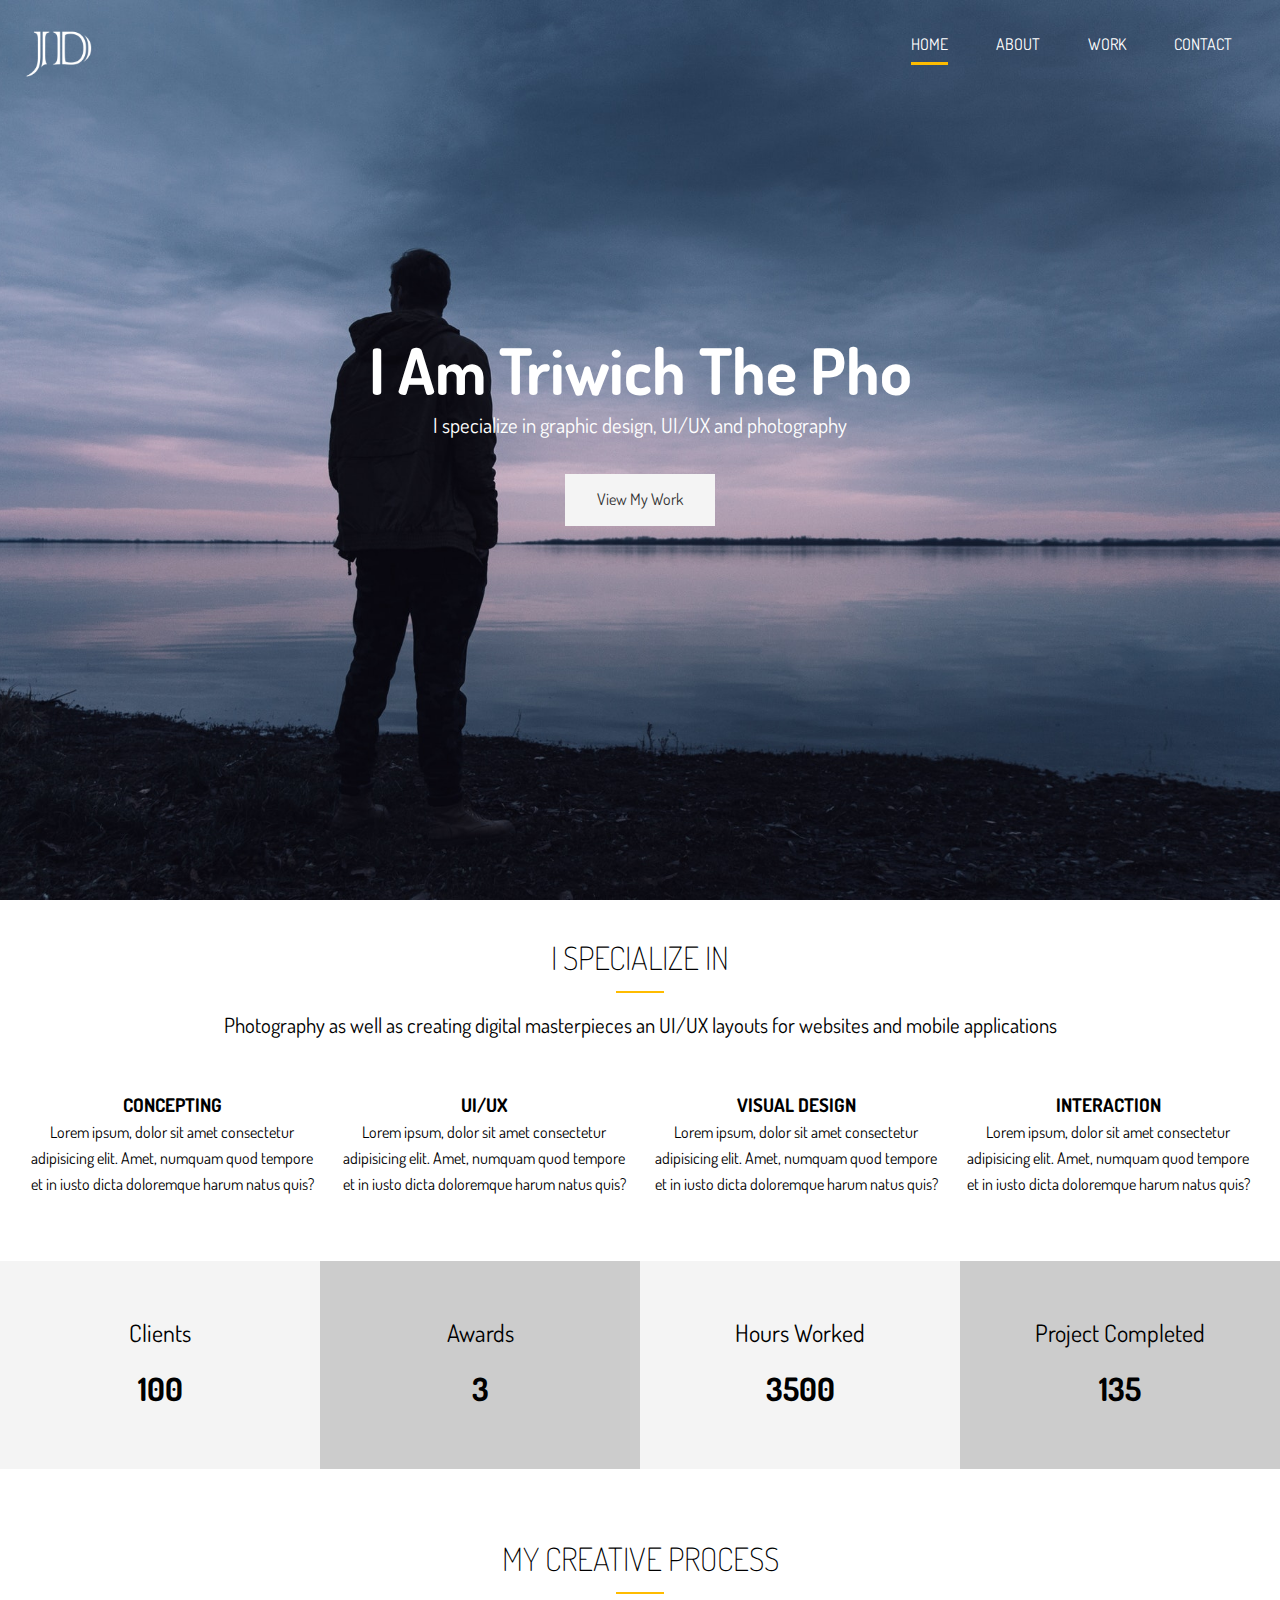
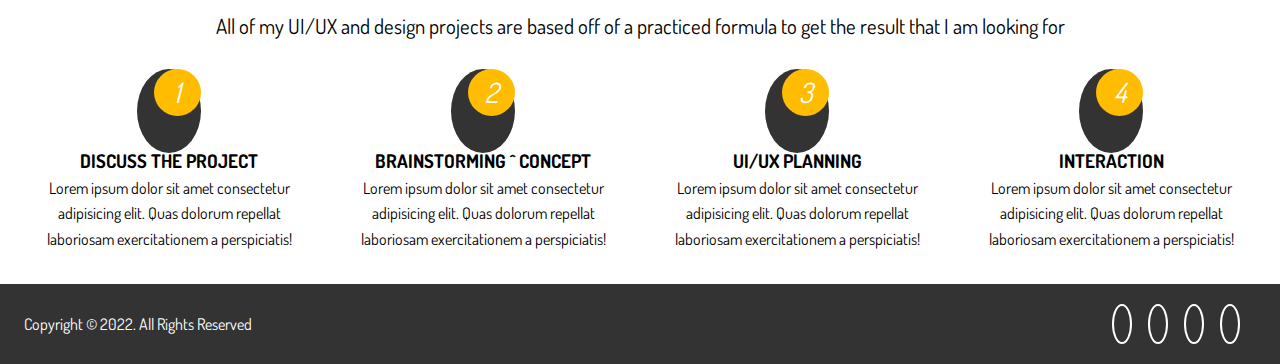
<file: index.html>
<!DOCTYPE html>
<html lang="en">

<head>
  <meta charset="UTF-8">
  <meta http-equiv="X-UA-Compatible" content="IE=edge">
  <meta name="viewport" content="width=device-width, initial-scale=1.0">
  <link rel="stylesheet" href="https://use.fontawesome.com/releases/v5.7.2/css/all.css"
    integrity="sha384-fnmOCqbTlWIlj8LyTjo7mOUStjsKC4pOpQbqyi7RrhN7udi9RwhKkMHpvLbHG9Sr" crossorigin="anonymous" />
  <link href="https://fonts.googleapis.com/css?family=Dosis" rel="stylesheet">
  <link rel="stylesheet" href="css/main.css">
  <title>Triwich Kapincharanont | UI/UX Designer & Photographer</title>
</head>

<body>
  <!-- Header -->
  <header id="header-home">
    <div class="container">
      <nav id="main-nav">
        <img src="img/logo.png" alt="My Portfolio" id="logo">
        <ul>
          <li><a href="index.html" class="current">Home</a></li>
          <li><a href="about.html">About</a></li>
          <li><a href="work.html">Work</a></li>
          <li><a href="contact.html">Contact</a></li>
        </ul>
      </nav>
      <div class="header-content">
        <h1>I Am Triwich The <span class="txt-type" data-wait="3000"
            data-words='["Photographer", "Designer", "UI/UX Dev"]'></span></h1>
        <p class="lead">I specialize in graphic design, UI/UX and photography</p>
        <a href="work.html" class="btn-light">View My Work</a>
      </div>
    </div>
  </header>

  <!-- Section A: Specialize -->
  <section id="home-a" class="text-center py-2">
    <div class="container">
      <h2 class="section-title">I Specialize In</h2>
      <div class="bottom-line"></div>
      <p class="lead">
        Photography as well as creating digital masterpieces an UI/UX layouts for websites and mobile applications
      </p>
      <div class="specials">
        <div>
          <i class="fas fa-file-alt fa-2x"></i>
          <h3>Concepting</h3>
          <p>Lorem ipsum, dolor sit amet consectetur adipisicing elit. Amet, numquam quod tempore et in iusto dicta
            doloremque harum natus quis?</p>
        </div>
        <div>
          <i class="fas fa-desktop fa-2x"></i>
          <h3>UI/UX</h3>
          <p>Lorem ipsum, dolor sit amet consectetur adipisicing elit. Amet, numquam quod tempore et in iusto dicta
            doloremque harum natus quis?</p>
        </div>
        <div>
          <i class="fas fa-object-ungroup fa-2x"></i>
          <h3>Visual Design</h3>
          <p>Lorem ipsum, dolor sit amet consectetur adipisicing elit. Amet, numquam quod tempore et in iusto dicta
            doloremque harum natus quis?</p>
        </div>
        <div>
          <i class="fas fa-thumbs-up fa-2x"></i>
          <h3>Interaction</h3>
          <p>Lorem ipsum, dolor sit amet consectetur adipisicing elit. Amet, numquam quod tempore et in iusto dicta
            doloremque harum natus quis?</p>
        </div>
      </div>
    </div>
  </section>

  <!-- Section B: Stats -->
  <section id="home-b" class="text-center py-2">
    <div class="stats">
      <div>
        <ul>
          <li><i class="fas fa-users fa-3x"></i></li>
          <li class="stats-title">Clients</li>
          <li class="stats-number">100</li>
        </ul>
      </div>
      <div>
        <ul>
          <li><i class="fas fa-award fa-3x"></i></li>
          <li class="stats-title">Awards</li>
          <li class="stats-number">3</li>
        </ul>
      </div>
      <div>
        <ul>
          <li><i class="fas fa-hourglass-start fa-3x"></i></li>
          <li class="stats-title">Hours Worked</li>
          <li class="stats-number">3500</li>
        </ul>
      </div>
      <div>
        <ul>
          <li><i class="fas fa-code-branch fa-3x"></i></li>
          <li class="stats-title">Project Completed</li>
          <li class="stats-number">135</li>
        </ul>
      </div>
    </div>
  </section>

  <!-- Section C: Process -->
  <section id="home-c" class="text-center py-2">
    <div class="container">
      <h2 class="section-title">
        My Creative Process
      </h2>
      <div class="bottom-line"></div>
      <p class="lead">
        All of my UI/UX and design projects are based off of a practiced formula to get the result that I am looking for
      </p>
      <div class="process">
        <div>
          <i class="fas fa-file-alt fa-4x process-icon my-2">
            <div class="process-step">1</div>
          </i>
          <h3>Discuss The Project</h3>
          <p>Lorem ipsum dolor sit amet consectetur adipisicing elit. Quas dolorum repellat laboriosam exercitationem a
            perspiciatis!</p>
        </div>
        <div>
          <i class="fas fa-desktop fa-4x process-icon my-2">
            <div class="process-step">2</div>
          </i>
          <h3>Brainstorming ^ Concept</h3>
          <p>Lorem ipsum dolor sit amet consectetur adipisicing elit. Quas dolorum repellat laboriosam exercitationem a
            perspiciatis!</p>
        </div>
        <div>
          <i class="fas fa-object-ungroup fa-4x process-icon my-2">
            <div class="process-step">3</div>
          </i>
          <h3>UI/UX Planning</h3>
          <p>Lorem ipsum dolor sit amet consectetur adipisicing elit. Quas dolorum repellat laboriosam exercitationem a
            perspiciatis!</p>
        </div>
        <div>
          <i class="fas fa-thumbs-up fa-4x process-icon my-2">
            <div class="process-step">4</div>
          </i>
          <h3>Interaction</h3>
          <p>Lorem ipsum dolor sit amet consectetur adipisicing elit. Quas dolorum repellat laboriosam exercitationem a
            perspiciatis!</p>
        </div>
      </div>
    </div>
  </section>

  <!-- Footer -->
  <footer id="main-footer">
    <div class="footer-content container">
      <p>Copyright &copy; 2022. All Rights Reserved</p>
      <div class="social">
        <i class="fab fa-twitter"></i>
        <i class="fab fa-facebook"></i>
        <i class="fab fa-instagram"></i>
        <i class="fab fa-linkedin"></i>
      </div>
    </div>
  </footer>

  <!-- Type Effect Tutorial: https://www.youtube.com/watch?v=POX3dT-pB4E -->
  <script src="js/typewriter.js"></script>
</body>

</html>
</file>
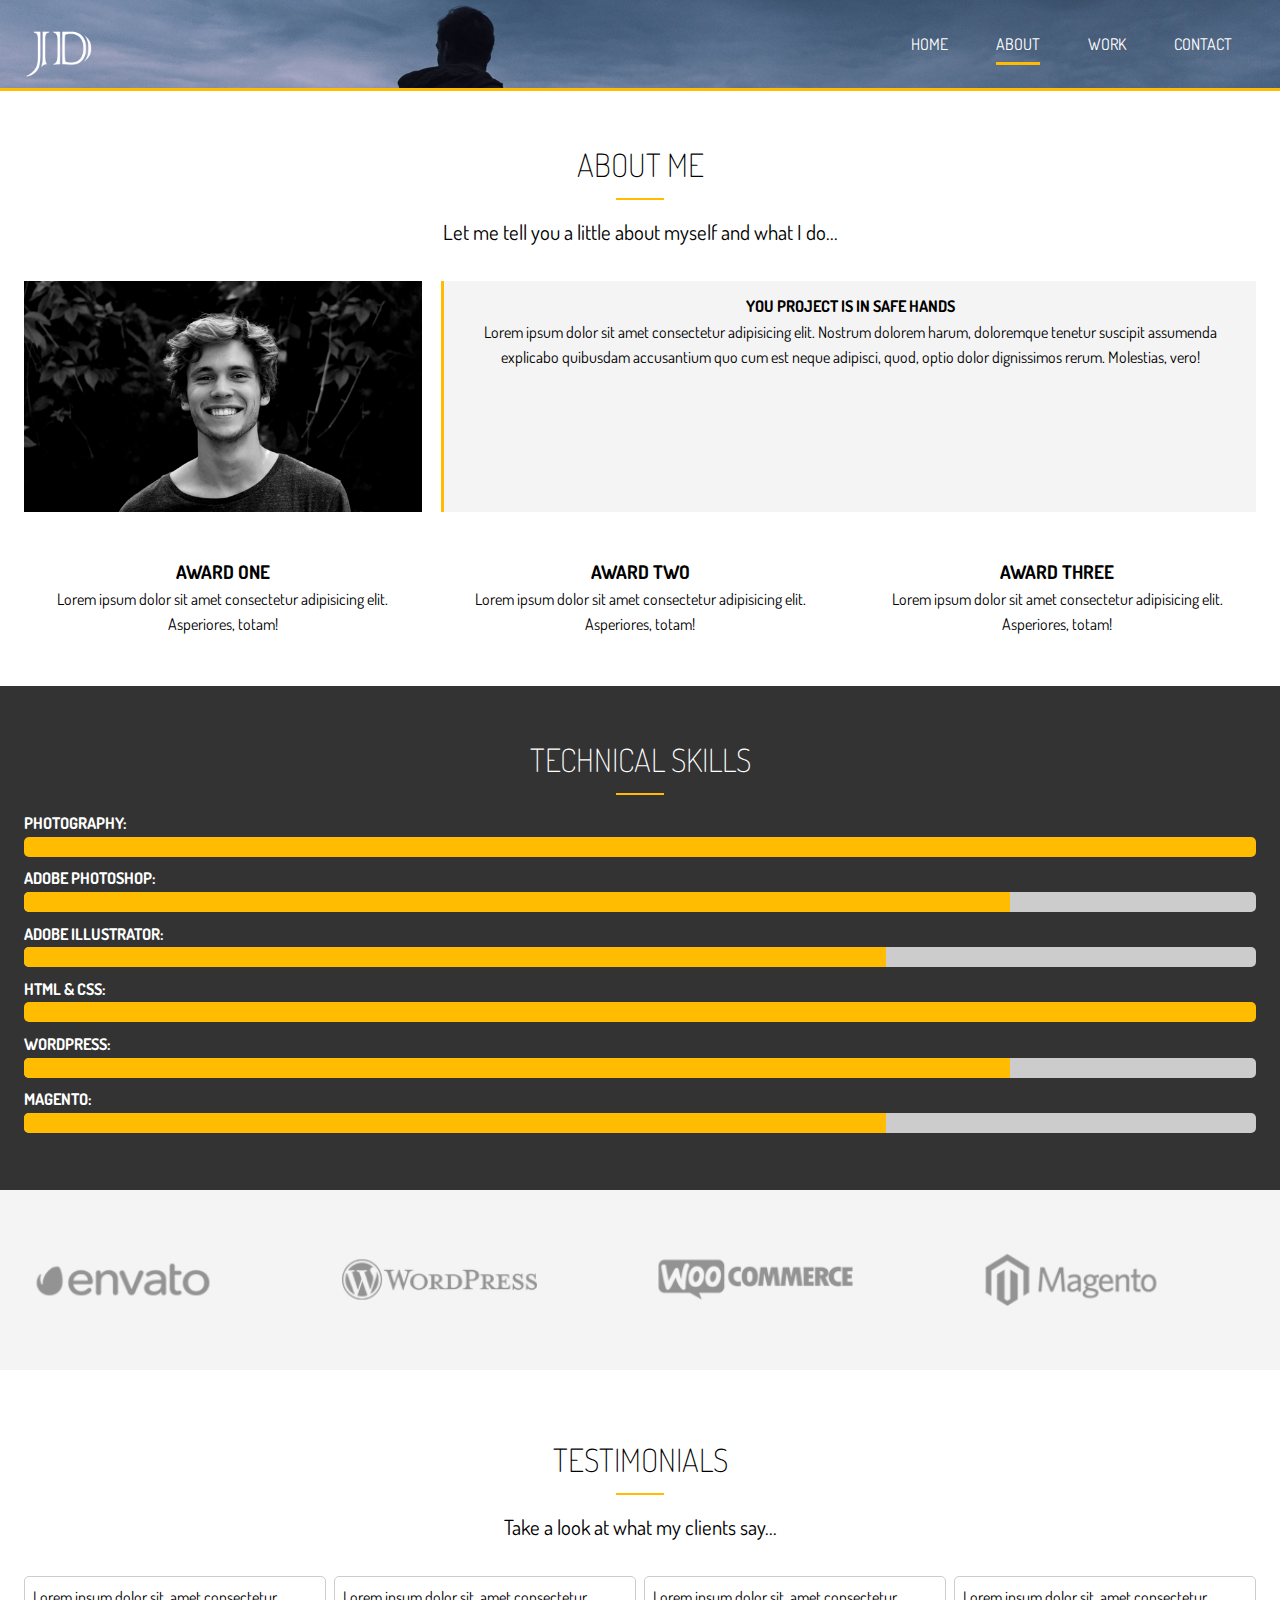
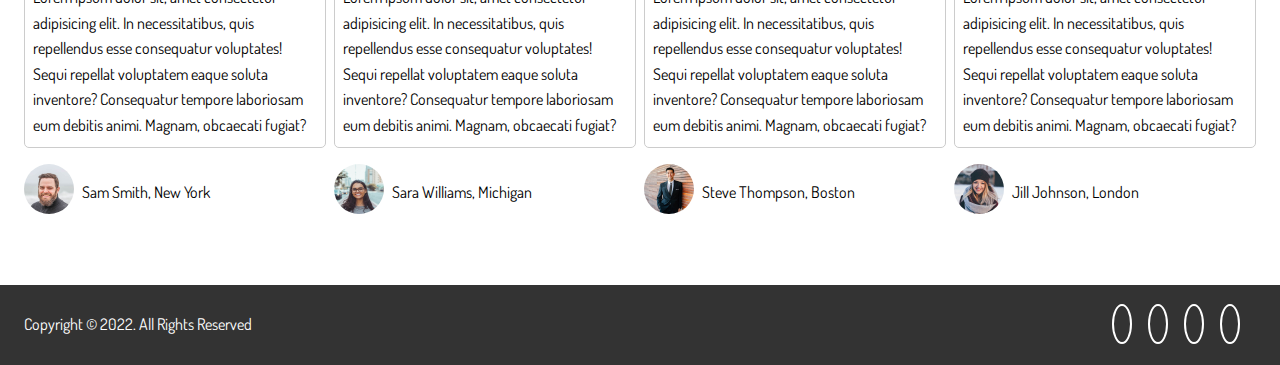
<file: about.html>
<!DOCTYPE html>
<html lang="en">

<head>
  <meta charset="UTF-8">
  <meta http-equiv="X-UA-Compatible" content="IE=edge">
  <meta name="viewport" content="width=device-width, initial-scale=1.0">
  <link rel="stylesheet" href="https://use.fontawesome.com/releases/v5.7.2/css/all.css"
    integrity="sha384-fnmOCqbTlWIlj8LyTjo7mOUStjsKC4pOpQbqyi7RrhN7udi9RwhKkMHpvLbHG9Sr" crossorigin="anonymous" />
  <link href="https://fonts.googleapis.com/css?family=Dosis" rel="stylesheet">
  <link rel="stylesheet" href="css/main.css">
  <title>About Me | UI/UX Designer & Photographer</title>
</head>

<body>
  <!-- Header -->
  <header id="header-inner">
    <div class="container">
      <nav id="main-nav">
        <img src="img/logo.png" alt="My Portfolio" id="logo">
        <ul>
          <li><a href="index.html">Home</a></li>
          <li><a href="about.html" class="current">About</a></li>
          <li><a href="work.html">Work</a></li>
          <li><a href="contact.html">Contact</a></li>
        </ul>
      </nav>
    </div>
  </header>

  <!-- Section A: Info -->
  <section id="about-a" class="text-center py-3">
    <div class="container">
      <h2 class="section-title">About Me</h2>
      <div class="bottom-line"></div>
      <p class="lead">Let me tell you a little about myself and what I do...</p>
      <div class="about-info">
        <img src="img/about.jpg" alt="" class="bio-image">
        <div class="bio bg-light">
          <h4>You Project Is In Safe Hands</h4>
          <p>Lorem ipsum dolor sit amet consectetur adipisicing elit. Nostrum dolorem harum, doloremque tenetur suscipit
            assumenda explicabo quibusdam accusantium quo cum est neque adipisci, quod, optio dolor dignissimos rerum.
            Molestias, vero!</p>
        </div>
        <div class="award-1">
          <i class="fas fa-award fa-3x"></i>
          <h3>Award One</h3>
          <p>Lorem ipsum dolor sit amet consectetur adipisicing elit. Asperiores, totam!</p>
        </div>
        <div class="award-2">
          <i class="fas fa-award fa-3x"></i>
          <h3>Award Two</h3>
          <p>Lorem ipsum dolor sit amet consectetur adipisicing elit. Asperiores, totam!</p>
        </div>
        <div class="award-3">
          <i class="fas fa-award fa-3x"></i>
          <h3>Award Three</h3>
          <p>Lorem ipsum dolor sit amet consectetur adipisicing elit. Asperiores, totam!</p>
        </div>
      </div>
    </div>
  </section>

  <!-- Section B: Progress Bars -->
  <section id="about-b" class="bg-dark py-3">
    <div class="container">
      <h2 class="section-title">Technical Skills</h2>
      <div class="bottom-line"></div>
      <h4>Photography: </h4>
      <div class="progress">
        <div style="width:100%"></div>
      </div>
      <h4>Adobe Photoshop: </h4>
      <div class="progress">
        <div style="width:80%"></div>
      </div>
      <h4>Adobe Illustrator: </h4>
      <div class="progress">
        <div style="width:70%"></div>
      </div>
      <h4>HTML & CSS: </h4>
      <div class="progress">
        <div style="width:100%"></div>
      </div>
      <h4>Wordpress: </h4>
      <div class="progress">
        <div style="width:80%"></div>
      </div>
      <h4>Magento: </h4>
      <div class="progress">
        <div style="width:70%"></div>
      </div>
    </div>
  </section>

  <!-- Section C: Logos -->
  <section id="about-c" class="py-4 bg-light">
    <div class="container">
      <div class="about-logos">
        <img src="img/about-logos/logo-envato.png" alt="">
        <img src="img/about-logos/logo-wordpress.png" alt="">
        <img src="img/about-logos/logo-woocommerce.png" alt="">
        <img src="img/about-logos/logo-magento.png" alt="">
      </div>
    </div>
  </section>

  <!-- Section D: Testimonials -->
  <section id="about-d" class="py-4">
    <div class="container">
      <h2 class="section-title">Testimonials</h2>
      <div class="bottom-line"></div>
      <p class="lead text-center">Take a look at what my clients say...</p>
      <div class="testimonials">
        <div>
          <p>Lorem ipsum dolor sit, amet consectetur adipisicing elit. In necessitatibus, quis repellendus esse
            consequatur voluptates! Sequi repellat voluptatem eaque soluta inventore? Consequatur tempore laboriosam eum
            debitis animi. Magnam, obcaecati fugiat?</p>
          <ul>
            <li><img src="img/testimonials/person1.jpg" alt=""></li>
            <li>Sam Smith, New York</li>
          </ul>
        </div>
        <div>
          <p>Lorem ipsum dolor sit, amet consectetur adipisicing elit. In necessitatibus, quis repellendus esse
            consequatur voluptates! Sequi repellat voluptatem eaque soluta inventore? Consequatur tempore laboriosam eum
            debitis animi. Magnam, obcaecati fugiat?</p>
          <ul>
            <li><img src="img/testimonials/person2.jpg" alt=""></li>
            <li>Sara Williams, Michigan</li>
          </ul>
        </div>
        <div>
          <p>Lorem ipsum dolor sit, amet consectetur adipisicing elit. In necessitatibus, quis repellendus esse
            consequatur voluptates! Sequi repellat voluptatem eaque soluta inventore? Consequatur tempore laboriosam eum
            debitis animi. Magnam, obcaecati fugiat?</p>
          <ul>
            <li><img src="img/testimonials/person3.jpg" alt=""></li>
            <li>Steve Thompson, Boston</li>
          </ul>
        </div>
        <div>
          <p>Lorem ipsum dolor sit, amet consectetur adipisicing elit. In necessitatibus, quis repellendus esse
            consequatur voluptates! Sequi repellat voluptatem eaque soluta inventore? Consequatur tempore laboriosam eum
            debitis animi. Magnam, obcaecati fugiat?</p>
          <ul>
            <li><img src="img/testimonials/person4.jpg" alt=""></li>
            <li>Jill Johnson, London</li>
          </ul>
        </div>
      </div>
    </div>
  </section>

  <!-- Footer -->
  <footer id="main-footer">
    <div class="footer-content container">
      <p>Copyright &copy; 2022. All Rights Reserved</p>
      <div class="social">
        <i class="fab fa-twitter"></i>
        <i class="fab fa-facebook"></i>
        <i class="fab fa-instagram"></i>
        <i class="fab fa-linkedin"></i>
      </div>
    </div>
  </footer>

</body>

</html>
</file>
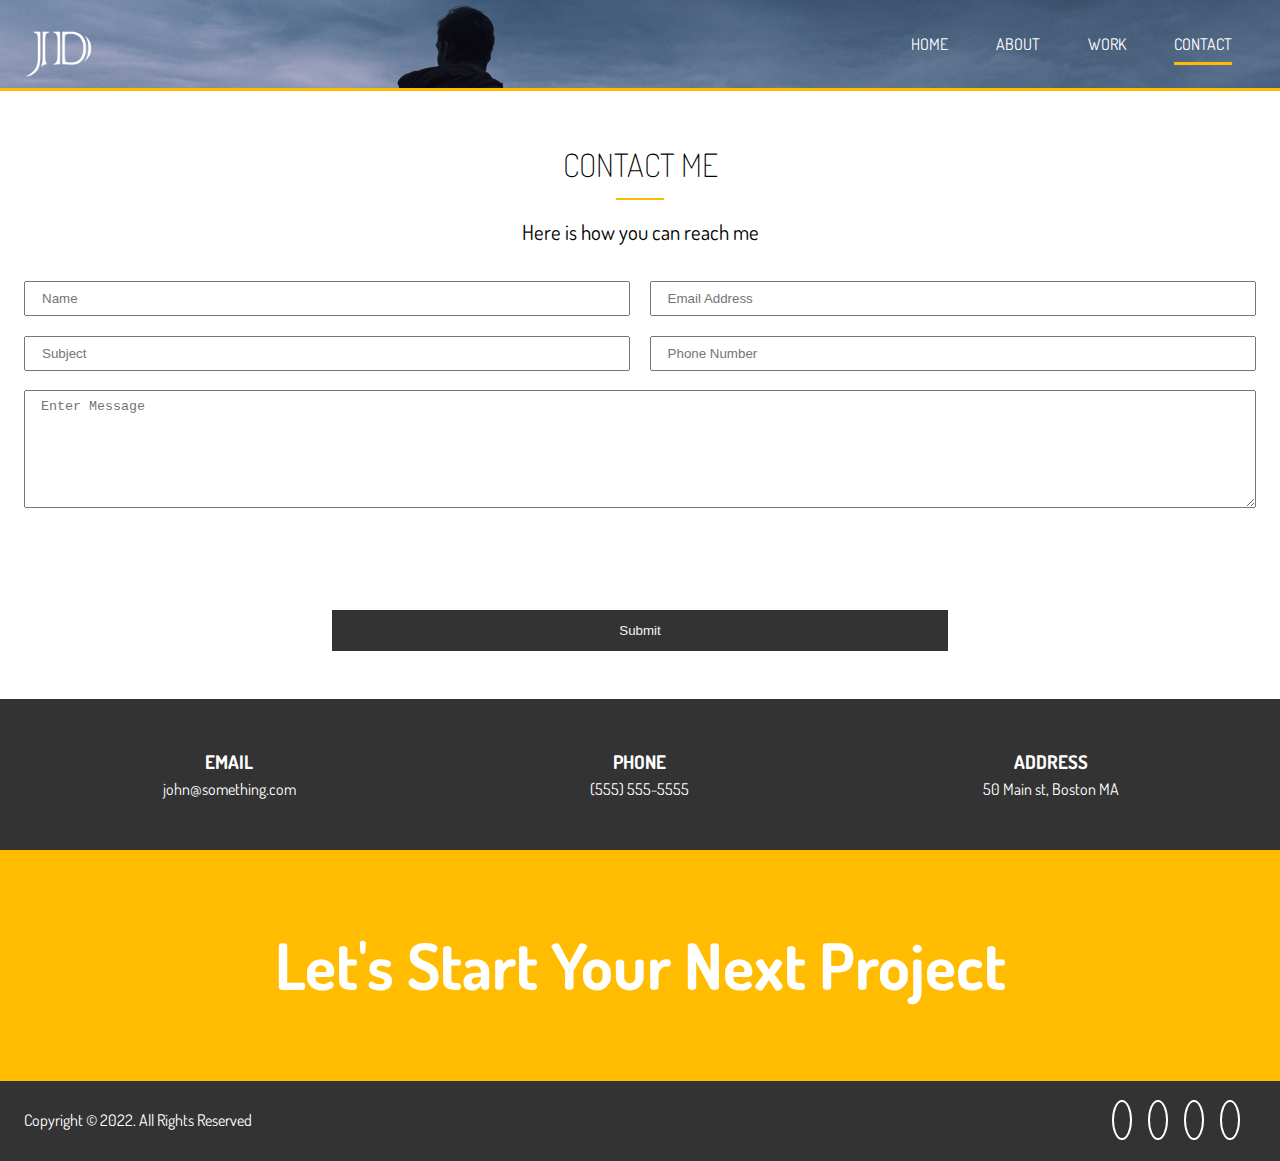
<file: contact.html>
<!DOCTYPE html>
<html lang="en">

<head>
  <meta charset="UTF-8">
  <meta http-equiv="X-UA-Compatible" content="IE=edge">
  <meta name="viewport" content="width=device-width, initial-scale=1.0">
  <link rel="stylesheet" href="https://use.fontawesome.com/releases/v5.7.2/css/all.css"
    integrity="sha384-fnmOCqbTlWIlj8LyTjo7mOUStjsKC4pOpQbqyi7RrhN7udi9RwhKkMHpvLbHG9Sr" crossorigin="anonymous" />
  <link href="https://fonts.googleapis.com/css?family=Dosis" rel="stylesheet">
  <link rel="stylesheet" href="css/main.css">
  <title>Contact Me | UI/UX Designer & Photographer</title>
</head>

<body>
  <!-- Header -->
  <header id="header-inner">
    <div class="container">
      <nav id="main-nav">
        <img src="img/logo.png" alt="My Portfolio" id="logo">
        <ul>
          <li><a href="index.html">Home</a></li>
          <li><a href="about.html">About</a></li>
          <li><a href="work.html">Work</a></li>
          <li><a href="contact.html" class="current">Contact</a></li>
        </ul>
      </nav>
    </div>
  </header>

  <!-- Section A: Contact Form -->
  <section id="contact-a" class="text-center py-3">
    <div class="container">
      <h2 class="section-title">Contact Me</h2>
      <div class="bottom-line"></div>
      <p class="lead">Here is how you can reach me</p>
      <form method="POST" data-netlify="true" data-netlify-recaptcha="true">
        <div class="text-fields">
          <input type="text" class="text-input name-input" placeholder="Name" name="name">
          <input type="text" class="text-input subject-input" placeholder="Subject" name="subject">
          <input type="email" class="text-input email-input" placeholder="Email Address" name="email">
          <input type="text" class="text-input phone-input" placeholder="Phone Number" name="phone">
          <textarea class="text-input message-input" placeholder="Enter Message" name="message"></textarea>
          <div class="my-2">
            <div data-netlify-recaptcha="true"></div>
          </div>
        </div>
        <button type="submit" class="btn-dark">Submit</button>
      </form>
    </div>
  </section>

  <!-- Section B: Contact Info -->
  <section id="contact-b" class="py-3 bg-dark">
    <div class="container">
      <div class="contact-info">
        <div>
          <i class="fas fa-envelope fa-2x"></i>
          <h3>Email</h3>
          <p>john@something.com</p>
        </div>
        <div>
          <i class="fas fa-phone fa-2x"></i>
          <h3>Phone</h3>
          <p>(555) 555-5555</p>
        </div>
        <div>
          <i class="fas fa-address-card fa-2x"></i>
          <h3>Address</h3>
          <p>50 Main st, Boston MA</p>
        </div>
      </div>
    </div>
  </section>

  <!-- Section C: Tagline -->
  <section id="contact-c" class="bg-main py-4">
    <div class="container">
      <h1>Let's Start Your Next Project</h1>
    </div>
  </section>

  <!-- Footer -->
  <footer id="main-footer">
    <div class="footer-content container">
      <p>Copyright &copy; 2022. All Rights Reserved</p>
      <div class="social">
        <i class="fab fa-twitter"></i>
        <i class="fab fa-facebook"></i>
        <i class="fab fa-instagram"></i>
        <i class="fab fa-linkedin"></i>
      </div>
    </div>
  </footer>

</body>

</html>
</file>
<file: css/main.css>
.container {
  max-width: 1280px;
  padding: 0 1.5rem;
  margin: auto;
  overflow: hidden; }

.btn-main, .btn-light, .btn-dark {
  display: inline-block;
  padding: 0.8rem 2rem;
  transition: all 0.5s;
  border: none;
  cursor: pointer; }

.btn-main {
  color: #333;
  background-color: #ffbc00; }

.btn-light {
  color: #333;
  background-color: #f4f4f4; }

.btn-dark {
  color: #f4f4f4;
  background-color: #333; }

button[class^='btn-']:hover,
a[class^='btn-']:hover,
input[class^='btn-']:hover {
  background-color: #ffbc00; }

.bg-main {
  background: #ffbc00;
  color: #fff; }

.bg-dark {
  background: #333;
  color: #fff; }

.bg-light {
  background: #f4f4f4;
  color: #000; }

.bg-medium {
  background: #ccc;
  color: #000; }

.lead {
  font-size: 1.3rem;
  margin-bottom: 2rem; }

.text-center {
  text-align: center; }

.py-1 {
  padding: 1rem 0; }

.py-2 {
  padding: 2rem 0; }

.py-3 {
  padding: 3rem 0; }

.py-4 {
  padding: 4rem 0; }

.my-1 {
  margin: 1rem 0; }

.my-2 {
  margin: 2rem 0; }

.my-3 {
  margin: 3rem 0; }

.my-4 {
  margin: 4rem 0; }

.section-title {
  font-size: 2rem;
  display: block;
  padding-bottom: 0.5rem;
  text-align: center;
  font-weight: 100;
  text-transform: uppercase; }

.bottom-line {
  height: 2px;
  width: 3rem;
  background: #ffbc00;
  display: block;
  margin: 0 auto 1rem auto; }

.items {
  display: grid;
  grid-template-columns: repeat(3, 1fr);
  box-shadow: 0 5px 10px 0 rgba(0, 0, 0, 0.3); }

.item {
  position: relative;
  background: #ffbc00;
  overflow: hidden; }
  .item::after {
    content: '';
    position: absolute;
    display: block;
    background: inherit;
    opacity: 0.9;
    top: 0;
    left: 0;
    width: 100%;
    height: 100%;
    transform: scale(2) translateX(-75%) translateY(-75%) rotate(-28deg);
    transition: transform 3s cubic-bezier(0.2, 1, 0.3, 1); }
  .item:hover:after {
    transform: scale(2) translateX(0%) translateY(0%) rotate(-28deg); }
  .item:hover .item-image {
    transform: scale(1.2); }
  .item:hover .item-text {
    opacity: 1;
    transform: translateY(0); }
  .item-image {
    height: auto;
    transform: translateZ(0);
    display: block;
    transition: transform 750ms cubic-bezier(0.2, 1, 0.3, 1); }
  .item-image::before {
    content: '';
    display: block;
    padding-top: 75%;
    overflow: hidden; }
  .item-image img {
    position: absolute;
    top: 0;
    left: 0;
    width: 100%;
    height: auto;
    line-height: 0; }
  .item-text {
    position: absolute;
    top: 0;
    left: 0;
    bottom: 0;
    right: 0;
    opacity: 0;
    text-align: center;
    z-index: 1;
    color: #fff;
    transform: translateY(-20%);
    transition: opacity 500ms cubic-bezier(0.2, 1, 0.3, 1), transform 500ms cubic-bezier(0.2, 1, 0.3, 1);
    transition-delay: 300ms; }
  .item-text-wrap {
    position: absolute;
    width: 100%;
    top: 50%;
    transform: translateY(-50%); }
  .item-text-title {
    font-size: 2rem;
    padding: 0 1rem;
    margin: 5px 0 0 0; }
  .itemtext-category {
    text-transform: uppercase;
    font-size: 1.2rem;
    opacity: 0.7;
    margin: 0; }

* {
  margin: 0;
  padding: 0; }

body {
  font-family: 'Dosis', sans-serif;
  line-height: 1.6;
  background: #fff; }

a {
  text-decoration: none;
  color: #333; }

ul {
  list-style: none; }

h2,
h3,
h4 {
  text-transform: uppercase; }

img {
  width: 100%; }

#logo {
  width: 70px;
  height: 70px;
  color: #fff;
  text-transform: uppercase; }

#main-nav {
  display: flex;
  justify-content: space-between;
  padding-top: 1rem; }
  #main-nav ul {
    display: flex; }
  #main-nav li {
    padding: 1rem 1.5rem; }
  #main-nav a {
    text-decoration: none;
    color: #fff;
    text-transform: uppercase;
    border-bottom: 3px transparent solid;
    padding-bottom: 0.5rem;
    transition: border-color 0.5s; }
    #main-nav a:hover {
      border-color: #ccc; }
    #main-nav a.current {
      border-color: #ffbc00; }

#header-home {
  background: url("../img/showcase.jpg") no-repeat center right/cover;
  height: 100vh;
  color: #fff; }
  #header-home .header-content {
    text-align: center;
    padding-top: 20%; }
    #header-home .header-content h1 {
      font-size: 4rem;
      line-height: 1.2; }

#header-inner {
  background: url("../img/showcase.jpg") no-repeat 20% 30%/cover;
  height: 5.5rem;
  border-bottom: 3px solid #ffbc00; }

#home-a .specials {
  margin-top: 3rem;
  display: grid;
  grid-gap: 1rem;
  grid-template-columns: repeat(4, 1fr); }
  #home-a .specials .fas {
    color: #ffbc00;
    padding-bottom: 0.4rem; }

#home-b .stats {
  display: grid;
  grid-template-columns: repeat(4, 1fr); }
  #home-b .stats li {
    line-height: 2; }
    #home-b .stats li.stats-title {
      font-size: 1.5rem; }
    #home-b .stats li.stats-number {
      font-size: 2rem;
      font-weight: bold; }
  #home-b .stats div {
    padding: 3rem 0; }
    #home-b .stats div:nth-child(odd) {
      background: #f4f4f4; }
    #home-b .stats div:nth-child(even) {
      background: #ccc; }

#home-c .process {
  display: grid;
  grid-template-columns: repeat(4, 1fr);
  grid-gap: 1.5rem;
  text-align: center; }
  #home-c .process-step {
    position: absolute;
    top: 0;
    right: 0;
    font-size: 28px;
    background: #ffbc00;
    color: #fff;
    border-radius: 50%;
    height: 15px;
    width: 15px;
    line-height: 15px;
    padding: 1rem;
    transition: all 1s; }
  #home-c .process-icon {
    border-radius: 50%;
    background: #333;
    color: #fff;
    padding: 2rem;
    width: 70px;
    height: 70px;
    line-height: 70px;
    text-align: center;
    position: relative;
    transition: all 1s; }
    #home-c .process-icon:hover {
      background: #ffbc00;
      width: 90px;
      height: 90px;
      line-height: 90px; }
      #home-c .process-icon:hover .process-step {
        background: #333;
        color: #fff; }

#about-a .about-info {
  display: grid;
  grid-template-areas: 'bioimage bio bio' 'aw1 aw2 aw3';
  grid-gap: 1.2rem; }

#about-a .bio-image {
  grid-area: bioimage; }

#about-a .bio {
  grid-area: bio;
  border-left: 3px solid #ffbc00;
  padding: 0.8rem; }

#about-a .award-1 {
  grid-area: aw1; }

#about-a .award-2 {
  grid-area: aw2; }

#about-a .award-3 {
  grid-area: aw3; }

#about-a .award-1 .fas,
#about-a .award-2 .fas,
#about-a .award-3 .fas {
  color: #ffbc00;
  margin: 1rem; }

#about-b .progress {
  overflow: hidden;
  height: 20px;
  background: #ccc;
  border-radius: 5px;
  margin-bottom: 0.6rem; }
  #about-b .progress div {
    height: 100%;
    color: #fff;
    text-align: center;
    background: #ffbc00; }

#about-c .about-logos {
  display: grid;
  grid-template-columns: repeat(4, 1fr);
  grid-gap: 2rem; }
  #about-c .about-logos img {
    width: 70%; }

#about-d .testimonials {
  display: grid;
  grid-template-columns: repeat(4, 1fr);
  grid-gap: 0.5rem; }
  #about-d .testimonials ul {
    list-style: none;
    margin-top: 1rem;
    display: flex;
    align-items: center; }
  #about-d .testimonials p {
    border: 1px solid #ccc;
    border-radius: 5px;
    padding: 0.5rem; }
  #about-d .testimonials img {
    width: 50px;
    height: 50px;
    border-radius: 50%;
    margin-right: 0.5rem; }

#contact-a .text-fields {
  display: grid;
  grid-template-areas: 'name email' 'subject phone' 'message message';
  grid-gap: 1.2rem;
  margin-bottom: 1.2rem; }
  #contact-a .text-fields .name-input {
    grid-area: name; }
  #contact-a .text-fields .subject-input {
    grid-area: subject; }
  #contact-a .text-fields .email-input {
    grid-area: email; }
  #contact-a .text-fields .phone-input {
    grid-area: phone; }
  #contact-a .text-fields .message-input {
    grid-area: message;
    height: 100px; }
  #contact-a .text-fields .text-input {
    padding: 0.5rem 1rem; }

#contact-a button[type='submit'] {
  width: 50%; }

#contact-b .contact-info {
  display: grid;
  grid-template-columns: repeat(3, 1fr);
  text-align: center; }

#contact-c h1 {
  text-align: center;
  font-size: 4rem; }

#main-footer {
  background: #333;
  color: #fff;
  height: 5rem; }
  #main-footer .footer-content {
    display: flex;
    justify-content: space-between;
    height: 5rem;
    align-items: center; }
    #main-footer .footer-content .social .fab {
      margin-right: 1rem;
      border: 2px #fff solid;
      border-radius: 50%;
      height: 20px;
      width: 20px;
      line-height: 20px;
      text-align: center;
      padding: 0.5rem; }
      #main-footer .footer-content .social .fab:hover {
        background: #ffbc00; }

@media (max-width: 800px) {
  #header-home {
    height: 30rem; }
    #header-home .header-content {
      padding-top: 5rem; } }

@media (max-width: 500px) {
  #main-nav {
    flex-direction: column;
    align-items: center; }
    #main-nav li {
      padding: 1rem; }
  #header-home {
    height: 10rem;
    border-bottom: 3px solid #ffbc00;
    background-position: 20% 30%; }
    #header-home .header-content {
      display: none; }
  #header-inner {
    height: 10rem; }
  #home-a .specials,
  #home-b .stats,
  #home-c .process,
  #about-d .testimonials,
  #contact-b .contact-info,
  .items {
    grid-template-columns: 1fr; }
  #home-a .specials div {
    border-bottom: 1px #f4f4f4 solid;
    padding-bottom: 1rem; }
    #home-a .specials div:last-child {
      border: none;
      padding-bottom: 0; }
  #home-b .stats div {
    padding: 2rem 0 1rem 0; }
  #about-a .about-info {
    grid-template-areas: 'bioimage' 'bio' 'aw1' 'aw2' 'aw3'; }
  #about-c {
    display: none; }
  #contact-a .text-fields {
    grid-template-areas: 'name' 'subject' 'email' 'phone' 'message'; }
  #contact-b div {
    margin-bottom: 1rem;
    padding-bottom: 1rem;
    border-bottom: 1px #555 solid; }
    #contact-b div:last-child {
      border: none;
      margin-bottom: 0;
      padding-bottom: 0; }
  #contact-c h1 {
    font-size: 2rem; }
  #main-footer {
    height: 7rem; }
    #main-footer .footer-content {
      flex-direction: column;
      padding: 1rem;
      height: 5rem; } }

@media (max-height: 580px) {
  #header-home .header-content {
    padding-top: 3rem; } }

@media (max-height: 330px) {
  #header-home .header-content h1 {
    font-size: 2rem; } }
</file>
